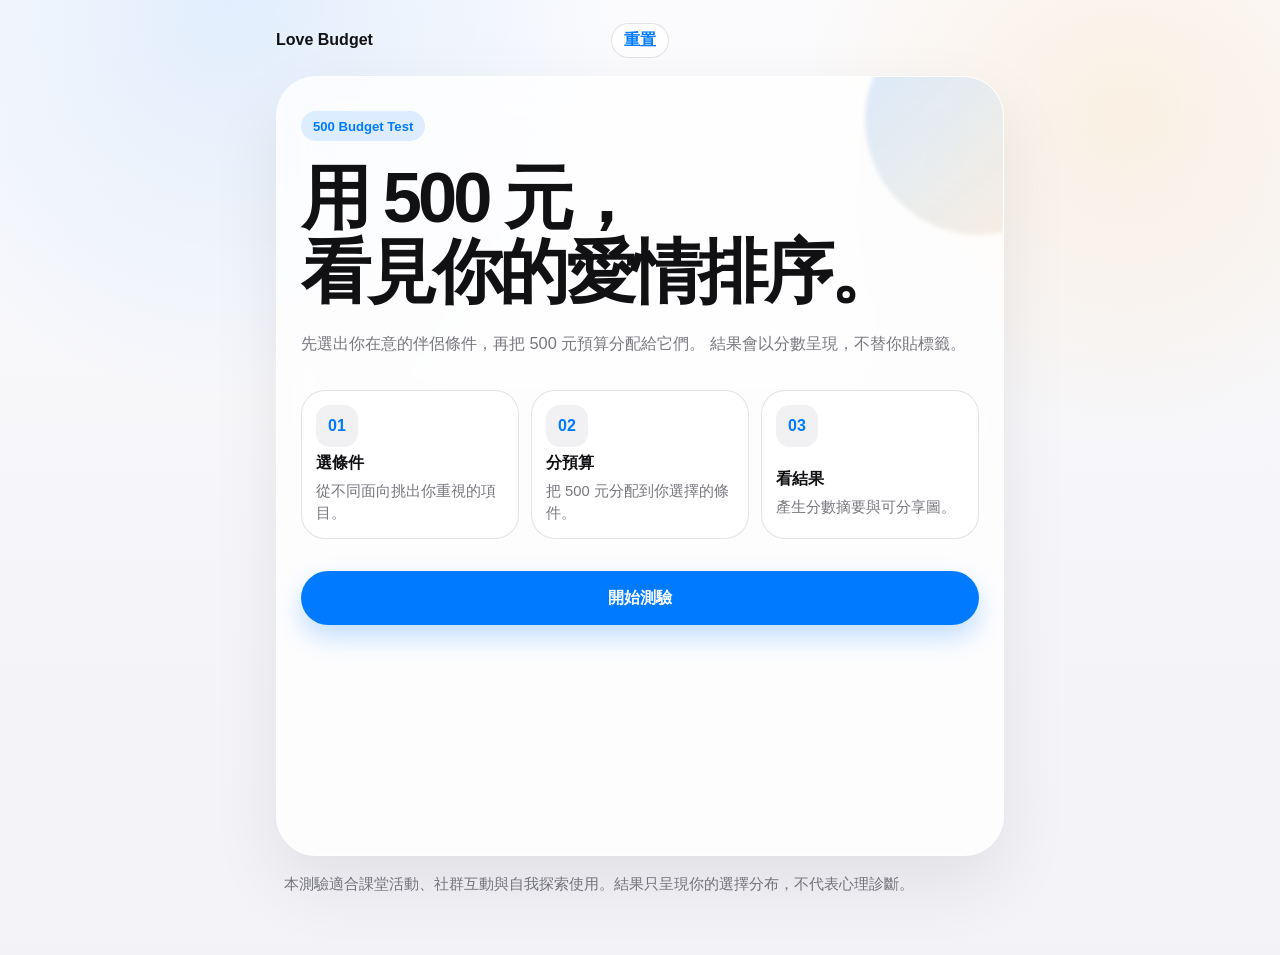
<file: index.html>
<!DOCTYPE html>
<html lang="zh-Hant">
<head>
  <meta charset="UTF-8" />
  <meta name="viewport" content="width=device-width, initial-scale=1, viewport-fit=cover" />
  <meta name="theme-color" content="#F7F7F8" />
  <title>Love Budget｜愛情條件分配</title>
  <link rel="stylesheet" href="style.css" />
</head>

<body data-page="home">
  <main class="app-shell home-shell">
    <header class="ios-nav">
      <a href="index.html" class="brand">Love Budget</a>
      <button id="resetBtn" class="nav-button" type="button">重置</button>
    </header>

    <section class="hero-panel">
      <div class="hero-badge">500 Budget Test</div>

      <h1>用 500 元，<br />看見你的愛情排序。</h1>

      <p class="hero-copy">
        先選出你在意的伴侶條件，再把 500 元預算分配給它們。
        結果會以分數呈現，不替你貼標籤。
      </p>

      <div class="hero-preview">
        <div>
          <span>01</span>
          <strong>選條件</strong>
          <p>從不同面向挑出你重視的項目。</p>
        </div>

        <div>
          <span>02</span>
          <strong>分預算</strong>
          <p>把 500 元分配到你選擇的條件。</p>
        </div>

        <div>
          <span>03</span>
          <strong>看結果</strong>
          <p>產生分數摘要與可分享圖。</p>
        </div>
      </div>

      <a class="primary-action" href="choose.html">開始測驗</a>
    </section>

    <section class="plain-note">
      <p>
        本測驗適合課堂活動、社群互動與自我探索使用。結果只呈現你的選擇分布，不代表心理診斷。
      </p>
    </section>
  </main>

  <script src="app.js"></script>
</body>
</html>
</file>
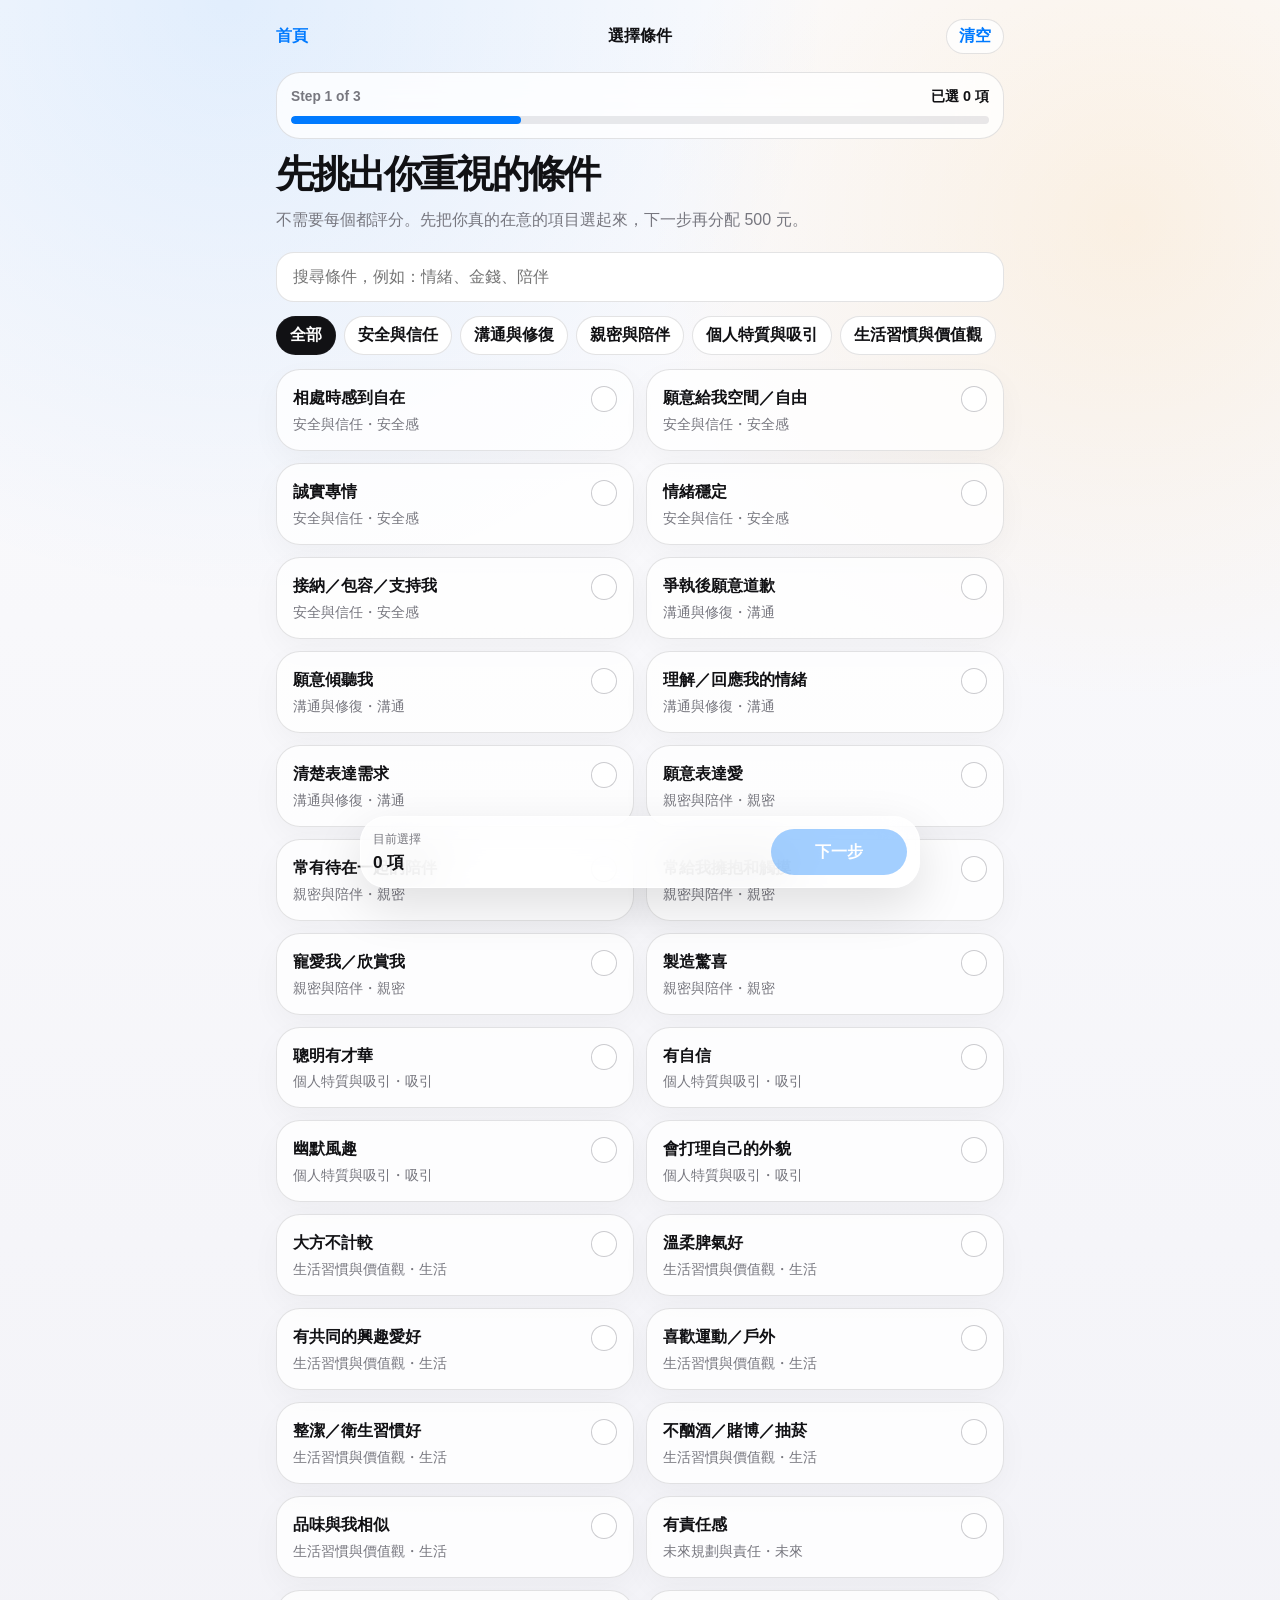
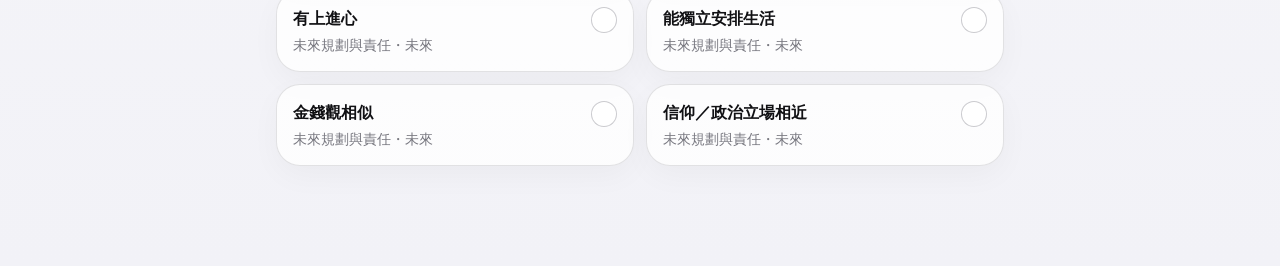
<file: budget.html>
<!DOCTYPE html>
<html lang="zh-Hant">
<head>
  <meta charset="UTF-8" />
  <meta name="viewport" content="width=device-width, initial-scale=1, viewport-fit=cover" />
  <meta name="theme-color" content="#F7F7F8" />
  <title>分配預算｜Love Budget</title>
  <link rel="stylesheet" href="style.css" />
</head>

<body data-page="budget">
  <main class="app-shell">
    <header class="ios-nav">
      <a href="choose.html" class="back-link">上一步</a>
      <span class="nav-title">分配預算</span>
      <button id="clearBudgetBtn" class="nav-button" type="button">清空</button>
    </header>

    <section class="progress-block">
      <div class="progress-label">
        <span>Step 2 of 3</span>
        <strong id="budgetStatusText">0 / 500</strong>
      </div>
      <div class="progress-track">
        <div id="budgetProgressFill" class="progress-fill" style="width: 0%"></div>
      </div>
    </section>

    <section class="page-intro">
      <h1>分配你的 500 元</h1>
      <p>
        只會顯示你剛才選到的條件。可以用加減按鈕微調，也可以使用平均分配。
      </p>
    </section>

    <section class="budget-summary">
      <div>
        <span>已使用</span>
        <strong id="usedBudget">0</strong>
      </div>
      <div>
        <span>剩餘</span>
        <strong id="leftBudget">500</strong>
      </div>
      <div>
        <span>條件數</span>
        <strong id="selectedTotal">0</strong>
      </div>
    </section>

    <section id="budgetHint" class="ios-alert hidden"></section>

    <section class="quick-panel">
      <button id="equalBudgetBtn" type="button">平均分配</button>
      <button id="zeroBudgetBtn" type="button">全部歸零</button>
    </section>

    <section id="currentTopPanel" class="current-top hidden"></section>

    <section id="budgetList" class="budget-list"></section>

    <section class="action-stack">
      <button id="toResultBtn" class="primary-action" type="button">查看結果</button>
      <a class="secondary-action" href="choose.html">重新選條件</a>
    </section>
  </main>

  <script src="app.js"></script>
</body>
</html>
</file>
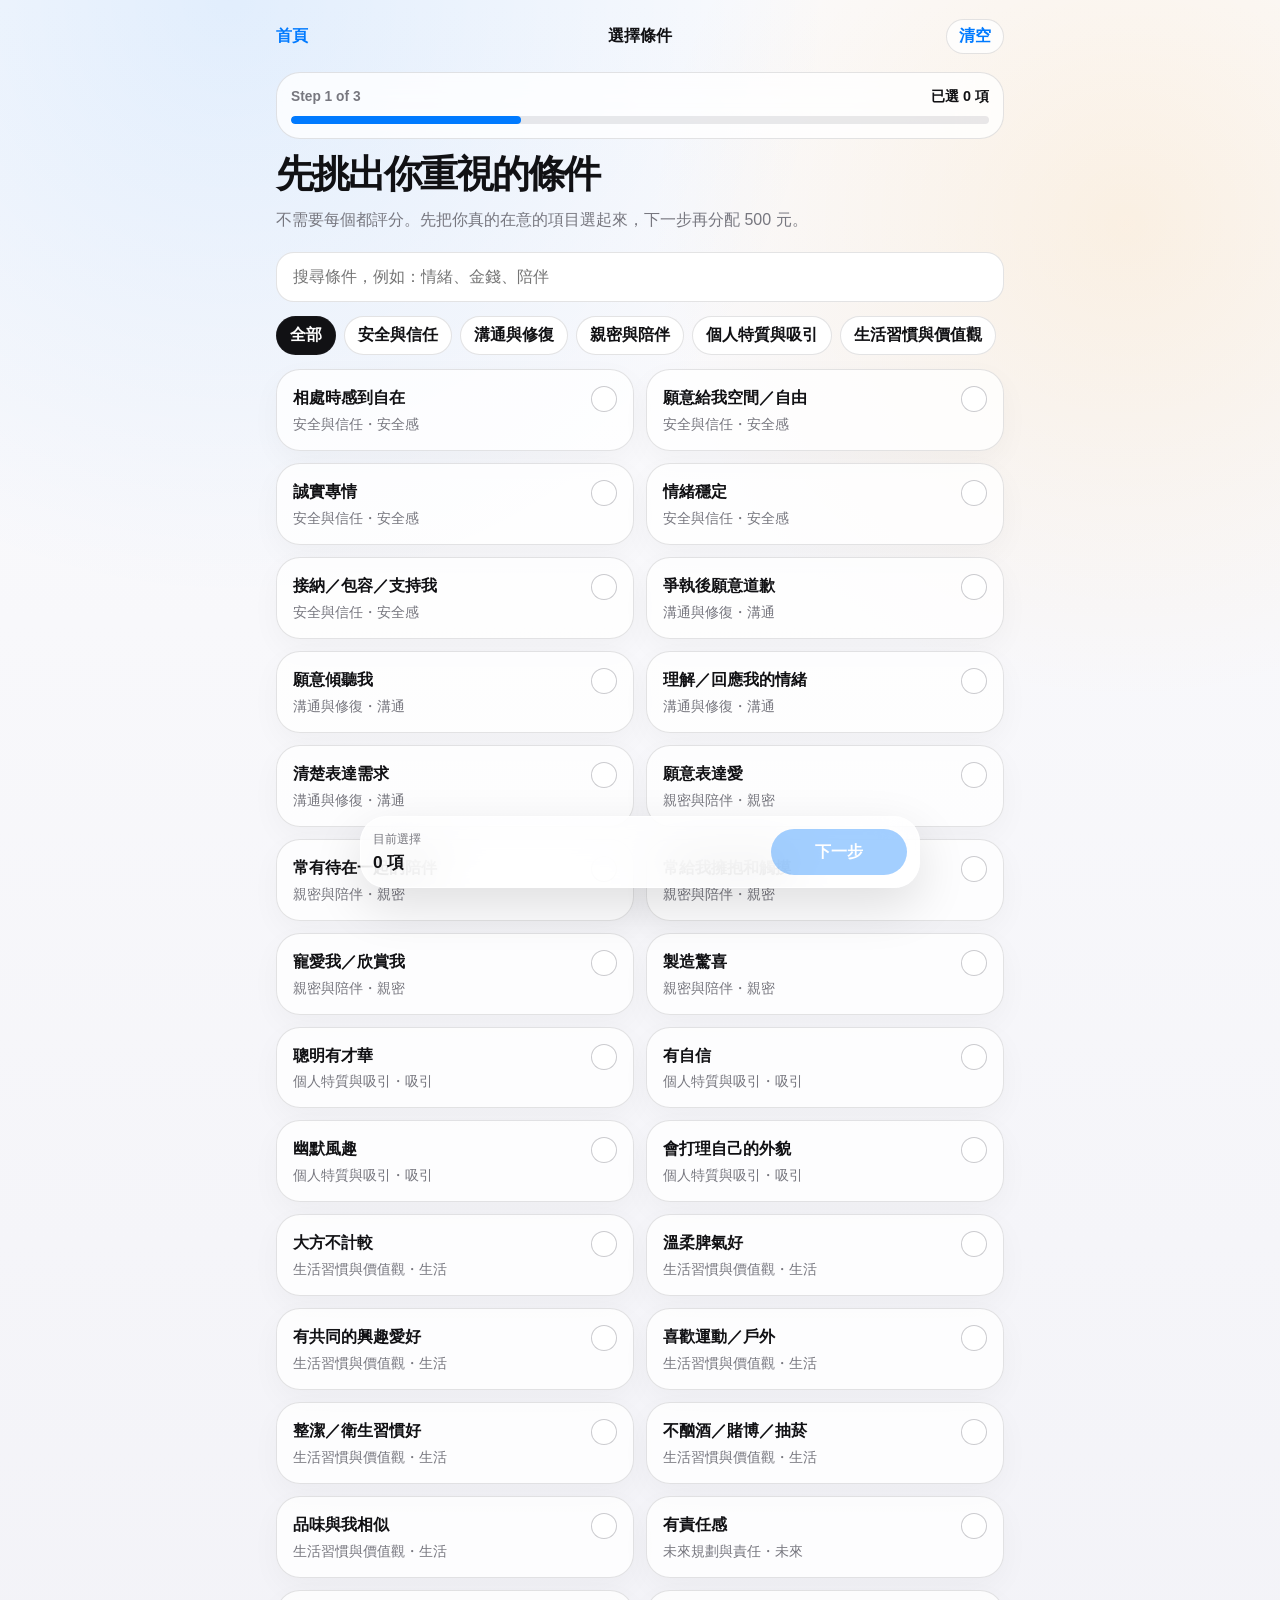
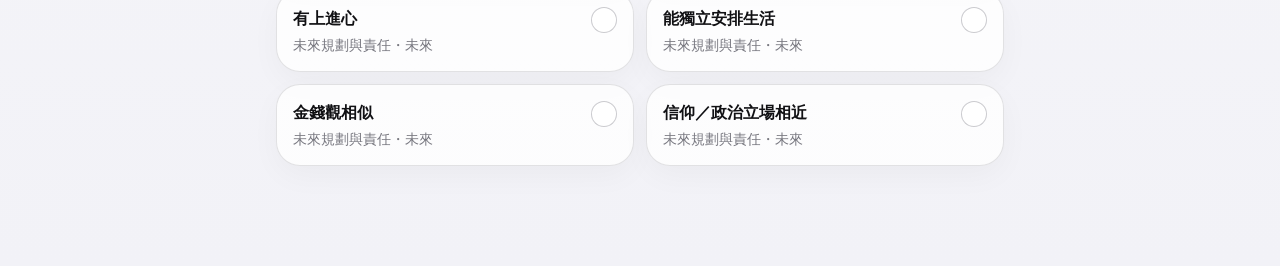
<file: choose.html>
<!DOCTYPE html>
<html lang="zh-Hant">
<head>
  <meta charset="UTF-8" />
  <meta name="viewport" content="width=device-width, initial-scale=1, viewport-fit=cover" />
  <meta name="theme-color" content="#F7F7F8" />
  <title>選擇條件｜Love Budget</title>
  <link rel="stylesheet" href="style.css" />
</head>

<body data-page="choose">
  <main class="app-shell with-bottom">
    <header class="ios-nav">
      <a href="index.html" class="back-link">首頁</a>
      <span class="nav-title">選擇條件</span>
      <button id="clearChooseBtn" class="nav-button" type="button">清空</button>
    </header>

    <section class="progress-block">
      <div class="progress-label">
        <span>Step 1 of 3</span>
        <strong id="chooseCountText">已選 0 項</strong>
      </div>
      <div class="progress-track">
        <div class="progress-fill" style="width: 33%"></div>
      </div>
    </section>

    <section class="page-intro">
      <h1>先挑出你重視的條件</h1>
      <p>
        不需要每個都評分。先把你真的在意的項目選起來，下一步再分配 500 元。
      </p>
    </section>

    <section class="search-card">
      <input id="searchInput" type="search" placeholder="搜尋條件，例如：情緒、金錢、陪伴" />
    </section>

    <section class="filter-row" id="filterRow"></section>

    <section id="chosenPreview" class="chosen-preview hidden"></section>

    <section id="optionList" class="option-list"></section>

    <section class="bottom-bar">
      <div>
        <span>目前選擇</span>
        <strong id="bottomChooseCount">0 項</strong>
      </div>
      <button id="toBudgetBtn" class="bottom-primary" type="button">下一步</button>
    </section>
  </main>

  <script src="app.js"></script>
</body>
</html>
</file>
<file: style.css>
* {
  box-sizing: border-box;
  -webkit-tap-highlight-color: transparent;
}

:root {
  --bg: #f7f7f8;
  --surface: rgba(255, 255, 255, 0.78);
  --surface-strong: #ffffff;
  --surface-soft: #f1f1f3;
  --text: #111114;
  --muted: #77777f;
  --line: rgba(60, 60, 67, 0.14);
  --primary: #007aff;
  --primary-soft: rgba(0, 122, 255, 0.12);
  --green: #34c759;
  --orange: #ff9500;
  --red: #ff3b30;
  --shadow: rgba(0, 0, 0, 0.08);
  --radius-xl: 32px;
  --radius-lg: 24px;
  --radius-md: 18px;
  --font: -apple-system, BlinkMacSystemFont, "SF Pro Display", "SF Pro Text",
    "PingFang TC", "Noto Sans TC", "Microsoft JhengHei", sans-serif;
}

html {
  font-size: 16px;
  background: var(--bg);
}

body {
  margin: 0;
  min-height: 100svh;
  font-family: var(--font);
  color: var(--text);
  background:
    radial-gradient(circle at 18% 0%, rgba(0, 122, 255, 0.10), transparent 28%),
    radial-gradient(circle at 88% 12%, rgba(255, 149, 0, 0.10), transparent 24%),
    linear-gradient(180deg, #fbfbfd 0%, #f2f2f7 100%);
}

button,
input {
  font: inherit;
}

button,
a {
  touch-action: manipulation;
}

button {
  border: 0;
  cursor: pointer;
}

.app-shell {
  width: 100%;
  max-width: 560px;
  margin: 0 auto;
  padding: max(14px, env(safe-area-inset-top)) 16px max(44px, env(safe-area-inset-bottom));
}

.home-shell {
  padding-top: max(18px, env(safe-area-inset-top));
}

.with-bottom {
  padding-bottom: calc(100px + env(safe-area-inset-bottom));
}

.hidden {
  display: none !important;
}

.ios-nav {
  height: 44px;
  display: grid;
  grid-template-columns: 1fr auto 1fr;
  align-items: center;
  margin-bottom: 14px;
}

.brand,
.back-link {
  justify-self: start;
  color: var(--primary);
  text-decoration: none;
  font-size: 1rem;
  font-weight: 700;
}

.brand {
  color: var(--text);
  font-weight: 800;
}

.nav-title {
  justify-self: center;
  font-size: 1rem;
  font-weight: 800;
}

.nav-button {
  justify-self: end;
  min-height: 34px;
  padding: 6px 12px;
  border-radius: 999px;
  background: var(--surface);
  color: var(--primary);
  font-weight: 700;
  border: 1px solid var(--line);
  backdrop-filter: blur(20px);
  -webkit-backdrop-filter: blur(20px);
}

.hero-panel {
  position: relative;
  overflow: hidden;
  min-height: calc(100svh - 120px);
  padding: 34px 24px 24px;
  border-radius: 40px;
  background: var(--surface);
  border: 1px solid rgba(255, 255, 255, 0.72);
  box-shadow: 0 28px 70px var(--shadow);
  backdrop-filter: blur(24px);
  -webkit-backdrop-filter: blur(24px);
  animation: pageIn 0.45s ease both;
}

.hero-panel::before {
  content: "";
  position: absolute;
  width: 230px;
  height: 230px;
  right: -92px;
  top: -72px;
  border-radius: 999px;
  background: linear-gradient(135deg, rgba(0, 122, 255, 0.16), rgba(255, 149, 0, 0.12));
  filter: blur(2px);
}

.hero-panel > * {
  position: relative;
  z-index: 1;
}

.hero-badge {
  display: inline-flex;
  align-items: center;
  min-height: 30px;
  padding: 6px 12px;
  border-radius: 999px;
  background: var(--primary-soft);
  color: var(--primary);
  font-weight: 800;
  font-size: 0.82rem;
  margin-bottom: 20px;
}

.hero-panel h1,
.page-intro h1,
.result-hero h1 {
  margin: 0;
  letter-spacing: -0.055em;
  line-height: 1.05;
}

.hero-panel h1 {
  font-size: clamp(2.8rem, 13vw, 4.4rem);
}

.hero-copy {
  margin: 20px 0 0;
  color: var(--muted);
  line-height: 1.78;
  font-size: 1.02rem;
}

.hero-preview {
  display: grid;
  gap: 12px;
  margin: 32px 0;
}

.hero-preview div {
  display: grid;
  grid-template-columns: 42px 1fr;
  gap: 6px 12px;
  padding: 14px;
  border-radius: var(--radius-lg);
  background: rgba(255, 255, 255, 0.62);
  border: 1px solid var(--line);
}

.hero-preview span {
  grid-row: span 2;
  width: 42px;
  height: 42px;
  border-radius: 14px;
  display: inline-flex;
  align-items: center;
  justify-content: center;
  background: var(--surface-soft);
  color: var(--primary);
  font-weight: 900;
}

.hero-preview strong {
  align-self: end;
  font-size: 1rem;
}

.hero-preview p {
  margin: 0;
  color: var(--muted);
  line-height: 1.5;
  font-size: 0.92rem;
}

.primary-action,
.secondary-action {
  width: 100%;
  min-height: 54px;
  display: inline-flex;
  align-items: center;
  justify-content: center;
  border-radius: 999px;
  text-decoration: none;
  font-weight: 850;
  font-size: 1rem;
}

.primary-action {
  background: var(--primary);
  color: #fff;
  box-shadow: 0 12px 26px rgba(0, 122, 255, 0.24);
}

.secondary-action {
  background: var(--surface-strong);
  color: var(--primary);
  border: 1px solid var(--line);
}

.plain-note {
  margin-top: 16px;
  padding: 0 8px;
}

.plain-note p {
  color: var(--muted);
  line-height: 1.65;
  font-size: 0.92rem;
}

.progress-block {
  margin-bottom: 16px;
  padding: 14px;
  border-radius: var(--radius-lg);
  background: var(--surface);
  border: 1px solid var(--line);
  backdrop-filter: blur(20px);
  -webkit-backdrop-filter: blur(20px);
  animation: pageIn 0.34s ease both;
}

.progress-label {
  display: flex;
  align-items: center;
  justify-content: space-between;
  gap: 12px;
}

.progress-label span {
  color: var(--muted);
  font-size: 0.86rem;
  font-weight: 700;
}

.progress-label strong {
  color: var(--text);
  font-size: 0.9rem;
}

.progress-track {
  height: 8px;
  margin-top: 10px;
  border-radius: 999px;
  background: rgba(120, 120, 128, 0.16);
  overflow: hidden;
}

.progress-fill {
  height: 100%;
  border-radius: inherit;
  background: var(--primary);
  transition: width 0.25s ease;
}

.page-intro,
.result-hero {
  margin-bottom: 18px;
  animation: pageIn 0.42s ease both;
}

.page-intro h1,
.result-hero h1 {
  font-size: 2.35rem;
}

.page-intro p,
.result-hero p {
  margin: 12px 0 0;
  color: var(--muted);
  line-height: 1.74;
}

.search-card {
  margin-bottom: 12px;
}

.search-card input {
  width: 100%;
  min-height: 50px;
  padding: 0 16px;
  border-radius: 18px;
  border: 1px solid var(--line);
  background: var(--surface-strong);
  color: var(--text);
  outline: none;
  font-size: 1rem;
}

.search-card input:focus {
  border-color: rgba(0, 122, 255, 0.45);
  box-shadow: 0 0 0 4px var(--primary-soft);
}

.filter-row {
  display: flex;
  gap: 8px;
  overflow-x: auto;
  padding: 2px 0 14px;
  scrollbar-width: none;
}

.filter-row::-webkit-scrollbar {
  display: none;
}

.filter-chip {
  flex: 0 0 auto;
  min-height: 36px;
  padding: 8px 13px;
  border-radius: 999px;
  background: var(--surface-strong);
  color: var(--text);
  border: 1px solid var(--line);
  font-weight: 750;
}

.filter-chip.active {
  background: var(--text);
  color: #fff;
}

.chosen-preview {
  padding: 14px;
  margin-bottom: 14px;
  border-radius: var(--radius-lg);
  background: var(--surface);
  border: 1px solid var(--line);
}

.chosen-preview p {
  margin: 0 0 10px;
  font-size: 0.88rem;
  color: var(--muted);
  font-weight: 750;
}

.preview-list {
  display: flex;
  flex-wrap: wrap;
  gap: 8px;
}

.preview-pill {
  padding: 7px 10px;
  border-radius: 999px;
  background: var(--primary-soft);
  color: var(--primary);
  font-size: 0.84rem;
  font-weight: 800;
}

.option-list {
  display: grid;
  gap: 12px;
}

.option-card {
  padding: 16px;
  border-radius: var(--radius-lg);
  background: var(--surface);
  border: 1px solid var(--line);
  box-shadow: 0 10px 30px rgba(0, 0, 0, 0.035);
  animation: riseIn 0.28s ease both;
}

.option-card.selected {
  border-color: rgba(0, 122, 255, 0.42);
  background: linear-gradient(180deg, rgba(0, 122, 255, 0.08), rgba(255, 255, 255, 0.84));
}

.option-button {
  width: 100%;
  padding: 0;
  background: transparent;
  text-align: left;
}

.option-main {
  display: flex;
  align-items: flex-start;
  justify-content: space-between;
  gap: 14px;
}

.option-title {
  margin: 0;
  color: var(--text);
  font-size: 1.03rem;
  font-weight: 850;
  line-height: 1.45;
}

.option-meta {
  margin: 6px 0 0;
  color: var(--muted);
  font-size: 0.86rem;
}

.check-dot {
  flex: 0 0 auto;
  width: 26px;
  height: 26px;
  border-radius: 999px;
  border: 1.5px solid rgba(120, 120, 128, 0.38);
  background: var(--surface-strong);
  position: relative;
}

.option-card.selected .check-dot {
  border-color: var(--primary);
  background: var(--primary);
}

.option-card.selected .check-dot::after {
  content: "";
  position: absolute;
  width: 9px;
  height: 5px;
  border-left: 2px solid #fff;
  border-bottom: 2px solid #fff;
  transform: rotate(-45deg);
  left: 7px;
  top: 8px;
}

.bottom-bar {
  position: fixed;
  left: 50%;
  bottom: max(12px, env(safe-area-inset-bottom));
  transform: translateX(-50%);
  width: min(560px, calc(100% - 28px));
  display: grid;
  grid-template-columns: 1fr 136px;
  gap: 12px;
  align-items: center;
  z-index: 20;
  padding: 12px;
  border-radius: 26px;
  background: rgba(255, 255, 255, 0.82);
  border: 1px solid rgba(255, 255, 255, 0.72);
  box-shadow: 0 18px 50px rgba(0, 0, 0, 0.12);
  backdrop-filter: blur(24px);
  -webkit-backdrop-filter: blur(24px);
}

.bottom-bar span {
  display: block;
  color: var(--muted);
  font-size: 0.78rem;
  margin-bottom: 2px;
}

.bottom-bar strong {
  font-size: 1.08rem;
}

.bottom-primary {
  min-height: 46px;
  border-radius: 999px;
  background: var(--primary);
  color: #fff;
  font-weight: 850;
}

.bottom-primary:disabled {
  opacity: 0.36;
}

.budget-summary {
  position: sticky;
  top: max(10px, env(safe-area-inset-top));
  z-index: 12;
  display: grid;
  grid-template-columns: repeat(3, 1fr);
  gap: 8px;
  padding: 8px;
  margin-bottom: 14px;
  border-radius: 24px;
  background: rgba(255, 255, 255, 0.84);
  border: 1px solid rgba(255, 255, 255, 0.74);
  box-shadow: 0 12px 32px rgba(0, 0, 0, 0.08);
  backdrop-filter: blur(24px);
  -webkit-backdrop-filter: blur(24px);
}

.budget-summary div {
  min-height: 60px;
  padding: 10px 4px;
  text-align: center;
  border-radius: 18px;
  background: var(--surface-soft);
}

.budget-summary span {
  display: block;
  color: var(--muted);
  font-size: 0.76rem;
  margin-bottom: 4px;
}

.budget-summary strong {
  font-size: 1.24rem;
}

.ios-alert {
  padding: 13px 14px;
  margin-bottom: 14px;
  border-radius: 18px;
  background: rgba(255, 149, 0, 0.12);
  color: #9a5b00;
  line-height: 1.55;
  font-weight: 750;
}

.quick-panel {
  display: grid;
  grid-template-columns: 1fr 1fr;
  gap: 10px;
  margin-bottom: 14px;
}

.quick-panel button {
  min-height: 48px;
  border-radius: 16px;
  background: var(--surface-strong);
  color: var(--primary);
  border: 1px solid var(--line);
  font-weight: 800;
}

.current-top {
  padding: 14px;
  margin-bottom: 14px;
  border-radius: var(--radius-lg);
  background: var(--surface);
  border: 1px solid var(--line);
}

.current-top h2 {
  margin: 0 0 10px;
  font-size: 1rem;
}

.current-top ol {
  margin: 0;
  padding-left: 20px;
  color: var(--muted);
  line-height: 1.6;
  font-weight: 750;
}

.budget-list {
  display: grid;
  gap: 12px;
}

.budget-item {
  padding: 16px;
  border-radius: var(--radius-lg);
  background: var(--surface);
  border: 1px solid var(--line);
  animation: riseIn 0.28s ease both;
}

.budget-item-top {
  display: flex;
  align-items: flex-start;
  justify-content: space-between;
  gap: 12px;
}

.budget-item h2 {
  margin: 0;
  font-size: 1.03rem;
  line-height: 1.45;
}

.budget-item small {
  flex: 0 0 auto;
  padding: 5px 9px;
  border-radius: 999px;
  background: var(--surface-soft);
  color: var(--muted);
  font-weight: 800;
}

.budget-value {
  margin: 12px 0 0;
  font-size: 1.1rem;
  color: var(--primary);
  font-weight: 900;
}

.budget-controls {
  display: grid;
  grid-template-columns: 52px 1fr 52px;
  gap: 8px;
  align-items: center;
  margin-top: 10px;
}

.step-button {
  min-height: 42px;
  border-radius: 14px;
  background: var(--surface-soft);
  color: var(--primary);
  font-weight: 900;
}

.range {
  width: 100%;
  height: 44px;
  appearance: none;
  -webkit-appearance: none;
  background: transparent;
}

.range::-webkit-slider-runnable-track {
  height: 7px;
  border-radius: 999px;
  background: linear-gradient(90deg, var(--primary), #64b5ff);
}

.range::-webkit-slider-thumb {
  appearance: none;
  -webkit-appearance: none;
  width: 30px;
  height: 30px;
  margin-top: -11.5px;
  border-radius: 999px;
  background: #fff;
  border: 3px solid var(--primary);
  box-shadow: 0 4px 12px rgba(0, 122, 255, 0.28);
}

.action-stack {
  display: grid;
  gap: 10px;
  margin-top: 20px;
}

.result-hero {
  padding: 22px 0 6px;
}

.result-kicker {
  margin: 0 0 8px !important;
  color: var(--primary) !important;
  font-weight: 850;
  font-size: 0.86rem;
}

.metric-grid {
  display: grid;
  grid-template-columns: 1fr 1fr;
  gap: 12px;
  margin-bottom: 14px;
}

.metric-card {
  padding: 16px;
  border-radius: var(--radius-lg);
  background: var(--surface);
  border: 1px solid var(--line);
}

.metric-card span {
  display: block;
  color: var(--muted);
  font-size: 0.78rem;
  margin-bottom: 7px;
}

.metric-card strong {
  font-size: 1.02rem;
  line-height: 1.35;
}

.detail-card,
.share-card {
  margin-bottom: 14px;
  padding: 16px;
  border-radius: var(--radius-lg);
  background: var(--surface);
  border: 1px solid var(--line);
}

.detail-card summary {
  cursor: pointer;
  list-style: none;
  font-size: 1.05rem;
  font-weight: 850;
}

.detail-card summary::-webkit-details-marker {
  display: none;
}

.detail-card summary::after {
  content: "展開";
  float: right;
  color: var(--primary);
  font-size: 0.86rem;
  font-weight: 750;
}

.detail-card[open] summary::after {
  content: "收合";
}

.score-list {
  margin-top: 14px;
}

.score-row {
  margin-bottom: 14px;
}

.score-row-top {
  display: flex;
  justify-content: space-between;
  gap: 10px;
  font-size: 0.92rem;
  font-weight: 800;
}

.score-track {
  height: 9px;
  margin-top: 7px;
  border-radius: 999px;
  background: rgba(120, 120, 128, 0.16);
  overflow: hidden;
}

.score-fill {
  height: 100%;
  border-radius: inherit;
  background: var(--primary);
}

.rank-list {
  margin: 14px 0 0;
  padding-left: 22px;
  line-height: 1.78;
  font-weight: 750;
}

.report-copy {
  margin: 14px 0 0;
  color: var(--muted);
  line-height: 1.76;
  white-space: pre-line;
}

.share-card h2 {
  margin: 0;
  font-size: 1.2rem;
}

.share-card p {
  margin: 8px 0 14px;
  color: var(--muted);
  line-height: 1.6;
}

.share-actions {
  display: grid;
  gap: 10px;
}

.capture-area {
  position: fixed;
  left: -99999px;
  top: 0;
  width: 430px;
  pointer-events: none;
}

.story-card {
  width: 430px;
  height: 764px;
  padding: 30px 24px;
  border-radius: 38px;
  color: var(--text);
  background:
    radial-gradient(circle at 15% 2%, rgba(0, 122, 255, 0.18), transparent 30%),
    radial-gradient(circle at 90% 16%, rgba(255, 149, 0, 0.14), transparent 22%),
    linear-gradient(180deg, #ffffff 0%, #f2f2f7 100%);
  border: 1px solid rgba(255, 255, 255, 0.72);
  position: relative;
  overflow: hidden;
}

.story-header {
  display: flex;
  justify-content: space-between;
  gap: 10px;
}

.story-header span {
  color: var(--primary);
  font-size: 11px;
  font-weight: 900;
  letter-spacing: 0.14em;
}

.story-card h2 {
  margin: 28px 0 0;
  font-size: 39px;
  line-height: 1.05;
  letter-spacing: -0.06em;
}

.story-metrics {
  display: grid;
  grid-template-columns: 1fr 1fr;
  gap: 10px;
  margin-top: 22px;
}

.story-metrics div {
  padding: 13px;
  border-radius: 20px;
  background: rgba(255, 255, 255, 0.72);
  border: 1px solid var(--line);
}

.story-metrics span {
  display: block;
  color: var(--muted);
  font-size: 12px;
  margin-bottom: 5px;
}

.story-metrics strong {
  font-size: 15px;
}

.story-score-list {
  margin-top: 24px;
}

.story-score-list .score-row-top {
  font-size: 13px;
}

.story-top-items {
  margin-top: 22px;
  padding: 16px;
  border-radius: 22px;
  background: rgba(255, 255, 255, 0.72);
  border: 1px solid var(--line);
}

.story-top-items p {
  margin: 0 0 8px;
  color: var(--primary);
  font-weight: 850;
}

.story-top-items ol {
  margin: 0;
  padding-left: 20px;
  line-height: 1.58;
  font-size: 14px;
  font-weight: 800;
}

.story-footer {
  position: absolute;
  left: 24px;
  right: 24px;
  bottom: 24px;
  margin: 0;
  color: var(--muted);
  font-size: 12px;
  font-weight: 850;
}

@keyframes pageIn {
  from {
    opacity: 0;
    transform: translateY(12px) scale(0.985);
  }
  to {
    opacity: 1;
    transform: translateY(0) scale(1);
  }
}

@keyframes riseIn {
  from {
    opacity: 0;
    transform: translateY(8px);
  }
  to {
    opacity: 1;
    transform: translateY(0);
  }
}

@media (min-width: 760px) {
  .app-shell {
    max-width: 760px;
  }

  .option-list,
  .budget-list {
    grid-template-columns: repeat(2, 1fr);
  }

  .hero-preview {
    grid-template-columns: repeat(3, 1fr);
  }

  .hero-preview div {
    grid-template-columns: 1fr;
  }

  .share-actions {
    grid-template-columns: 1fr;
    max-width: 420px;
  }
}
</file>
